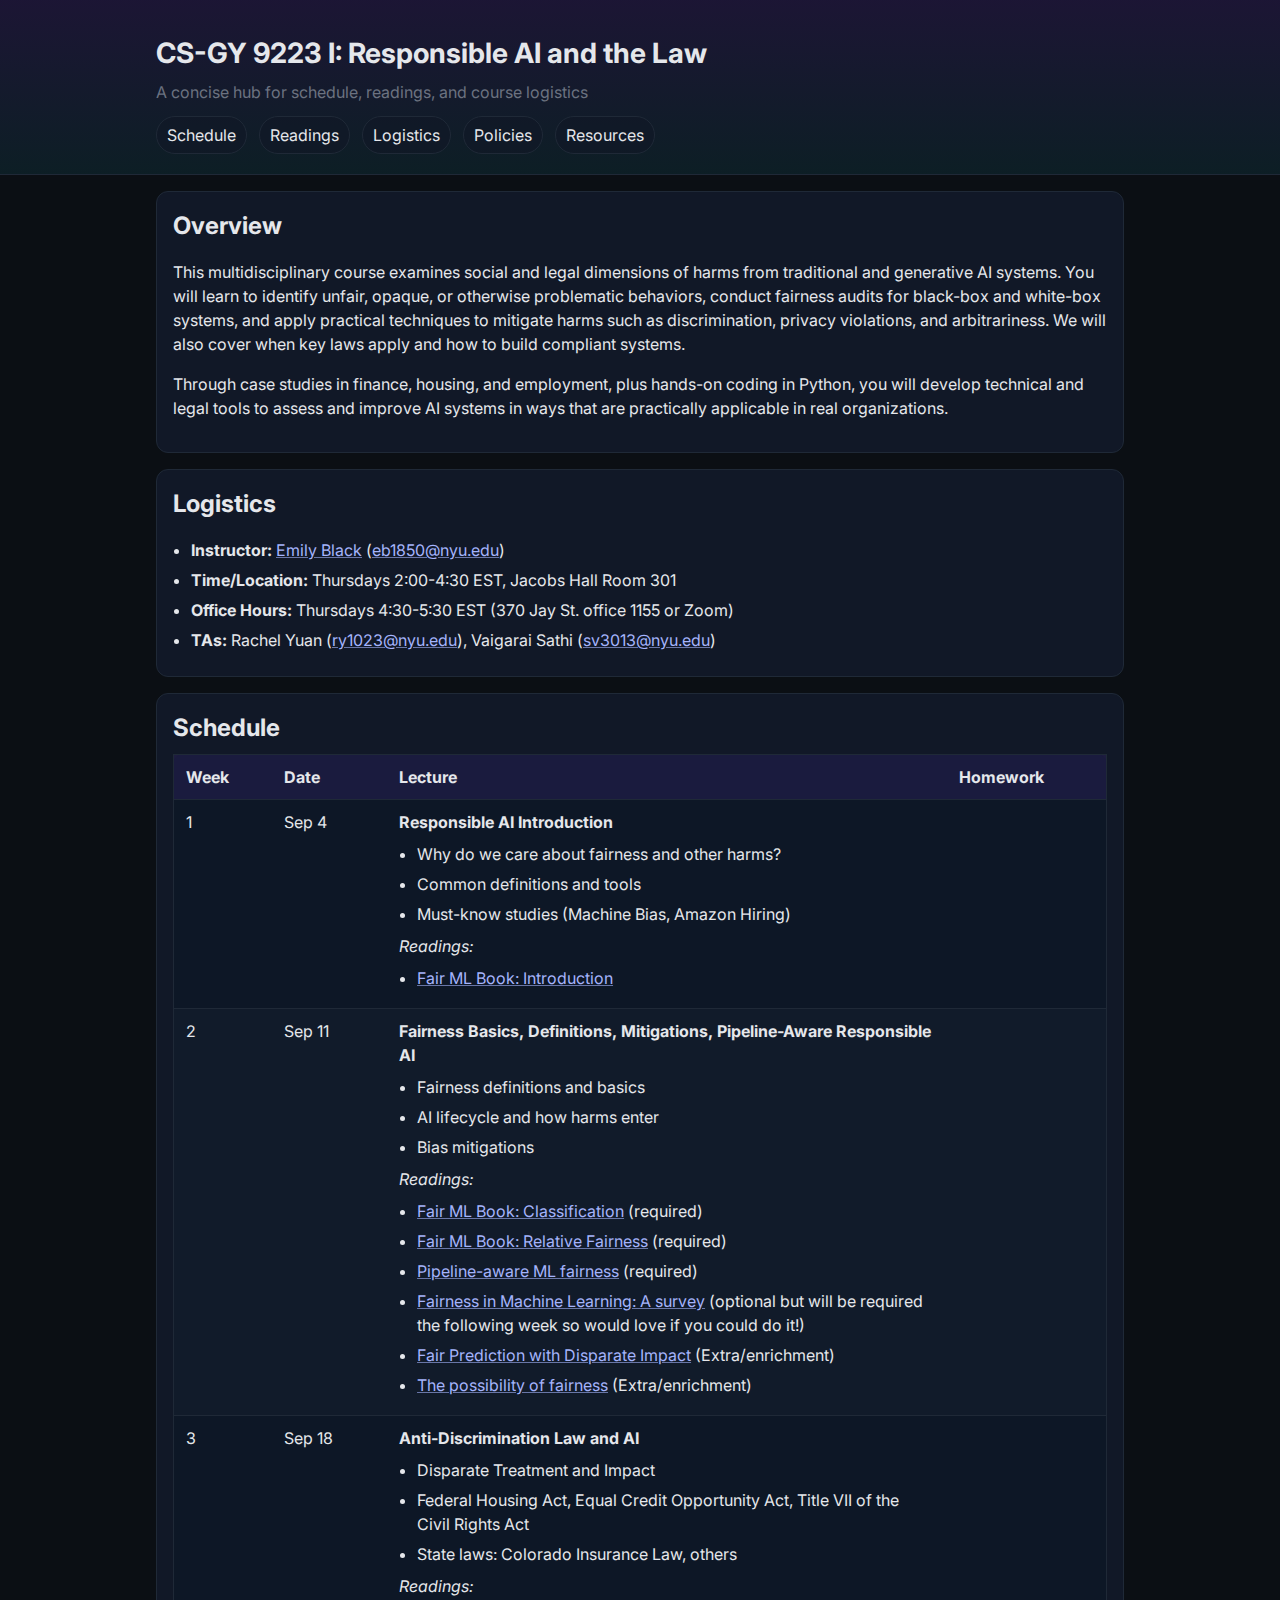
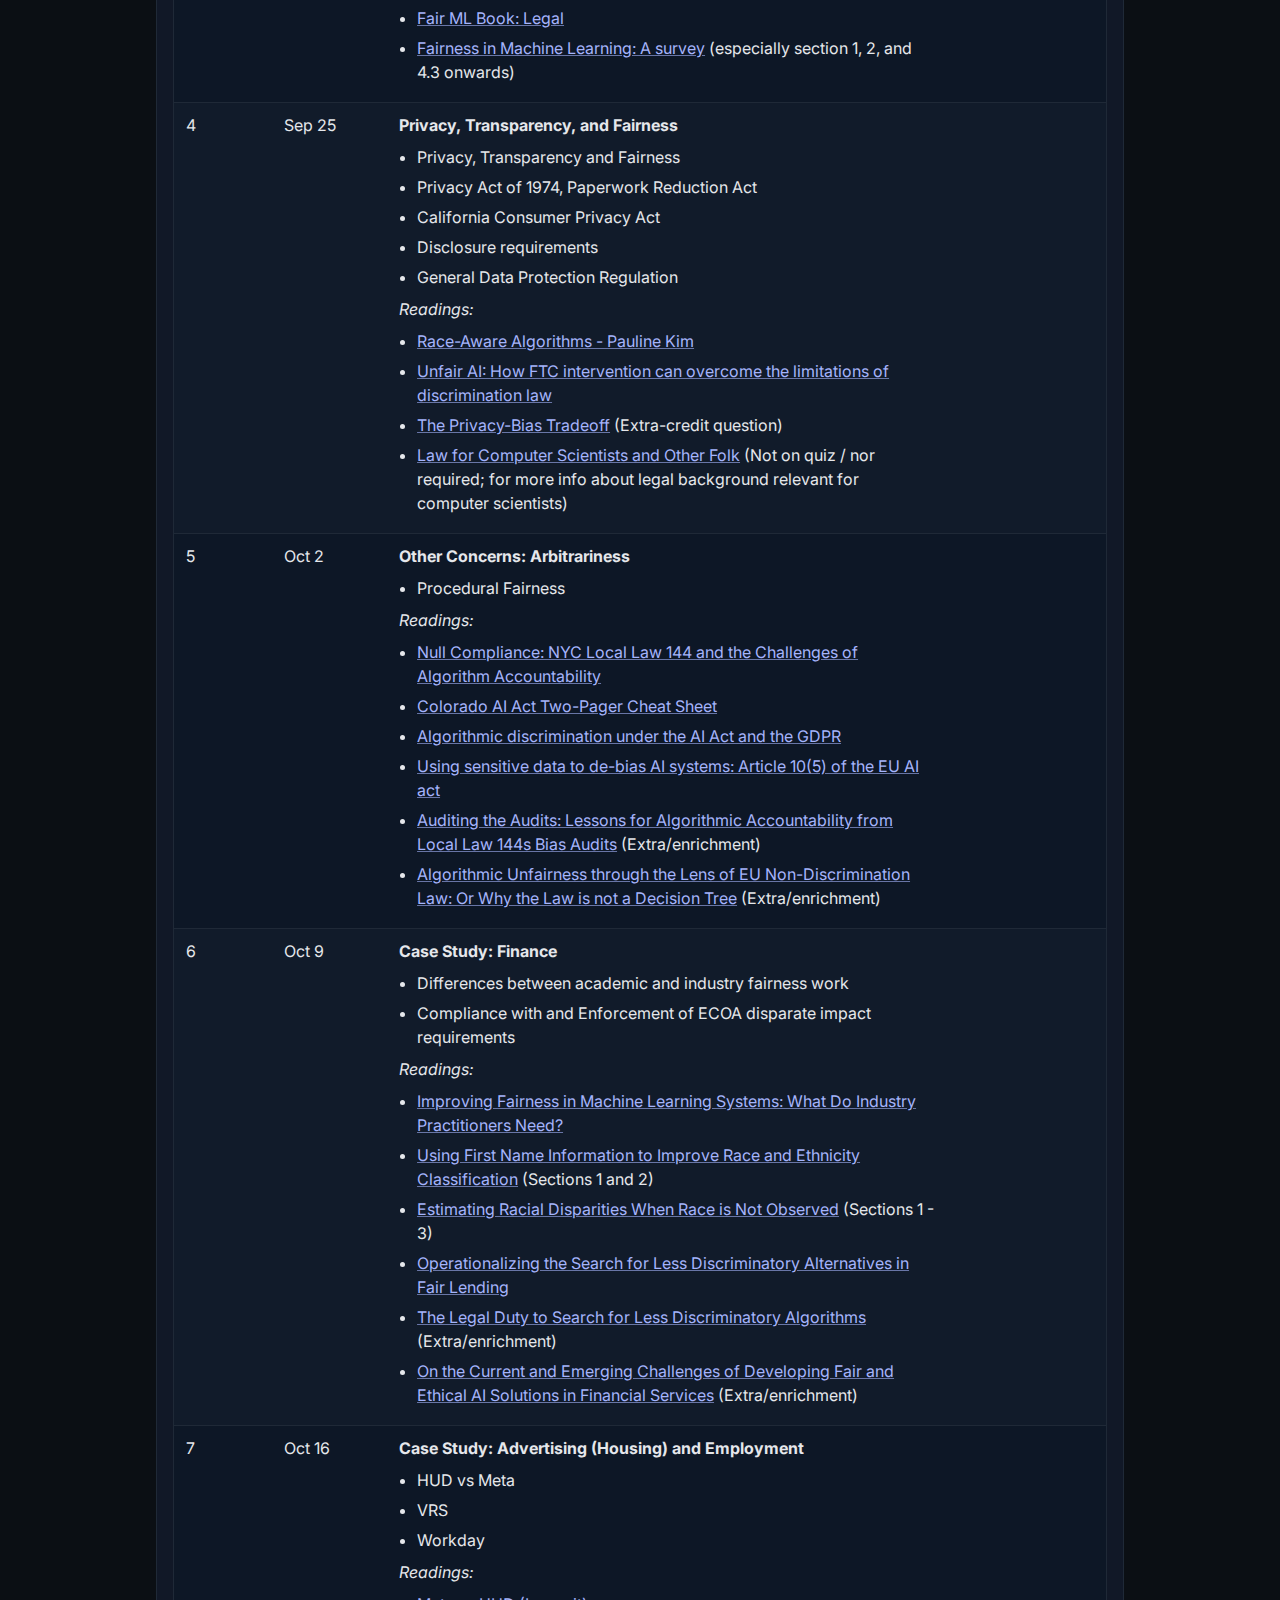
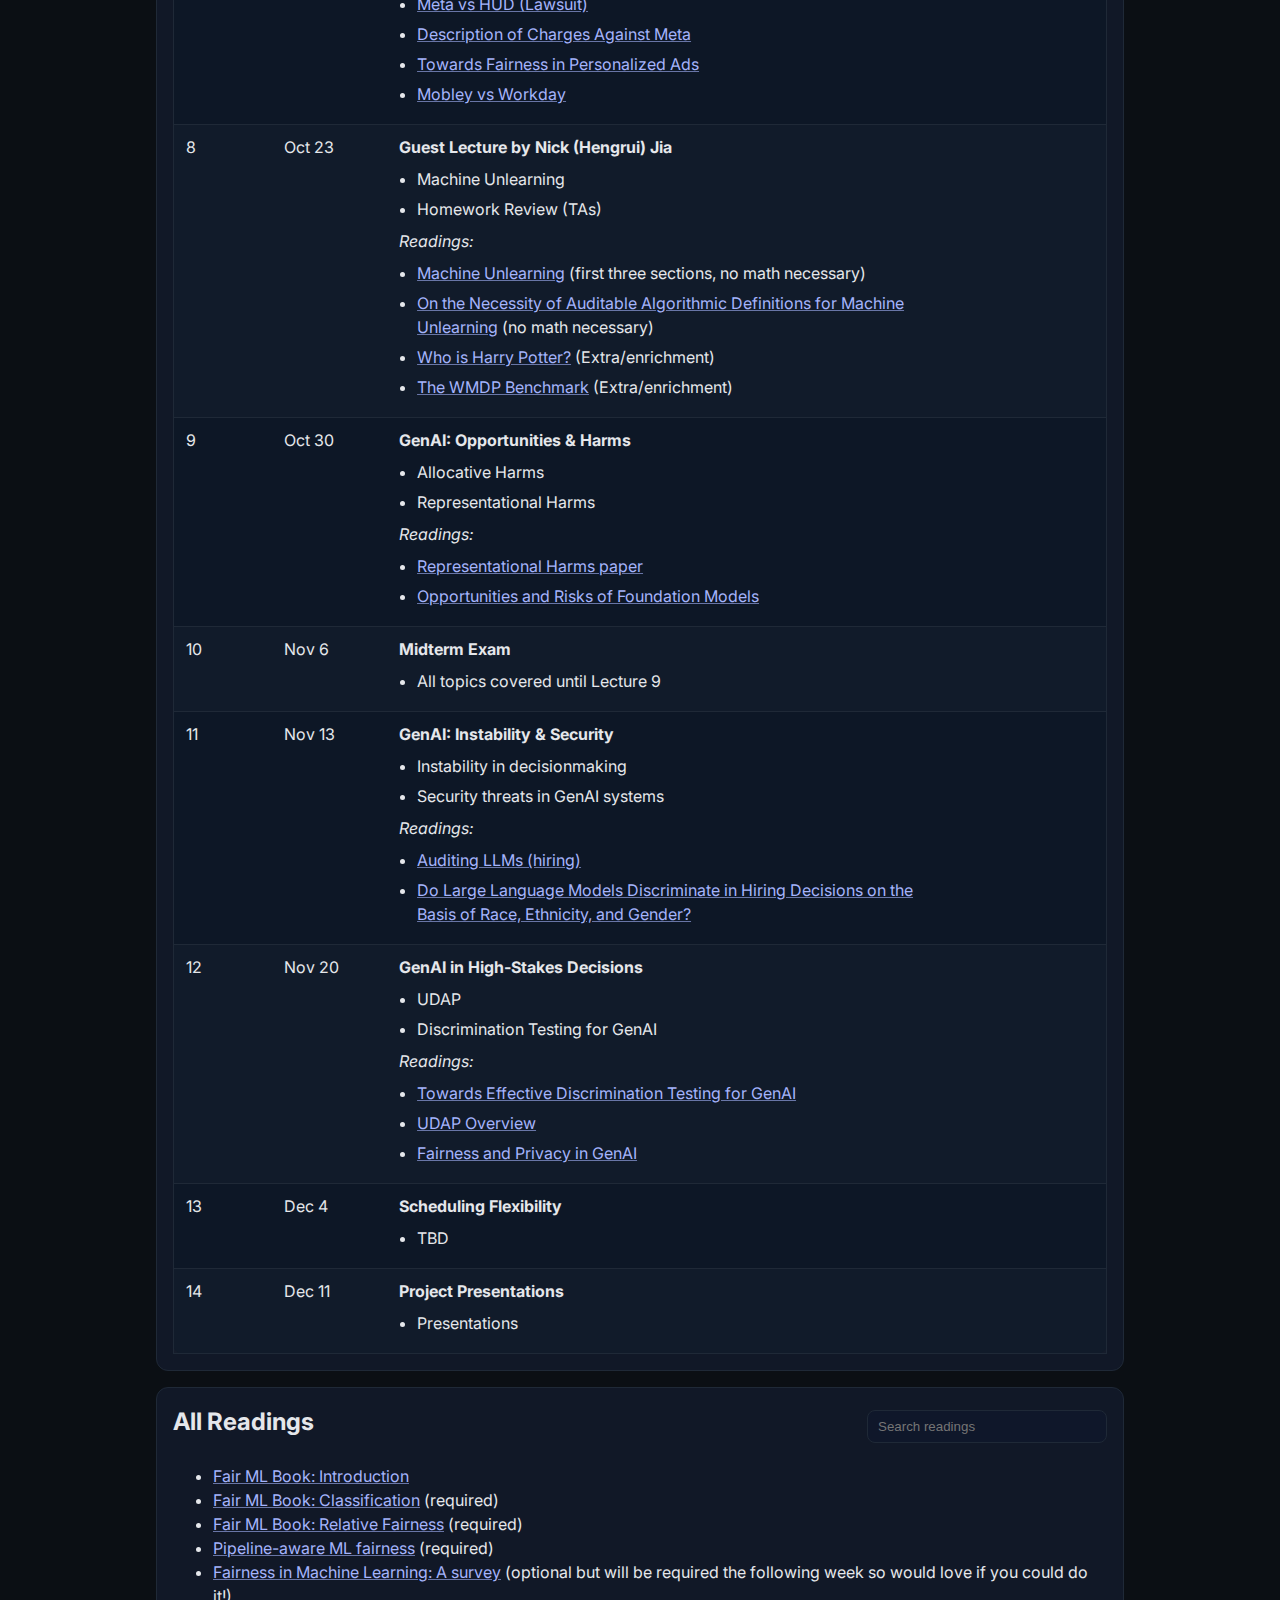
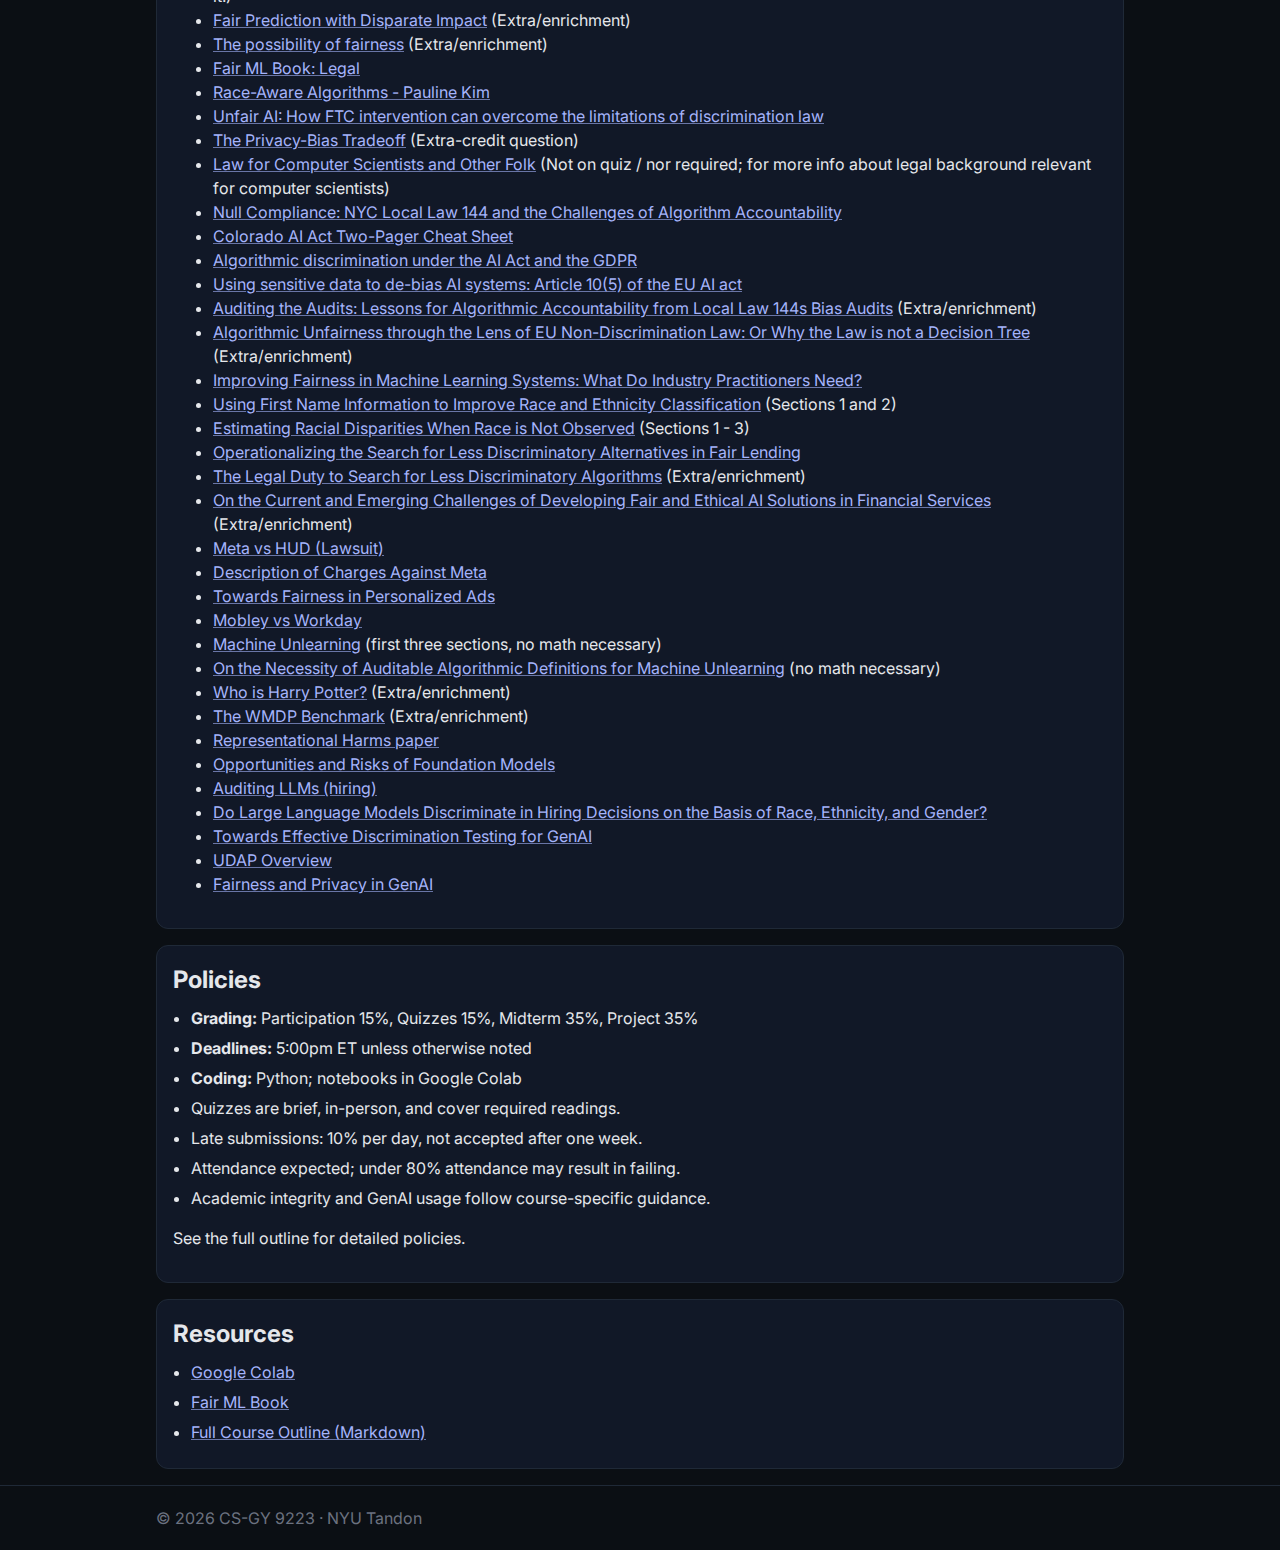
<file: index.html>
<!doctype html>
<html lang="en">
<head>
  <meta charset="utf-8">
  <meta name="viewport" content="width=device-width, initial-scale=1">
  <title>CS-GY 9223: Responsible AI and the Law</title>
  <link rel="stylesheet" href="assets/styles.css">
  <link rel="preconnect" href="https://fonts.googleapis.com">
  <link rel="preconnect" href="https://fonts.gstatic.com" crossorigin>
  <link href="https://fonts.googleapis.com/css2?family=Inter:wght@400;600;700&display=swap" rel="stylesheet">
</head>
<body>
  <header class="site-header">
    <div class="container">
      <h1>CS-GY 9223 I: Responsible AI and the Law</h1>
      <p class="tagline">A concise hub for schedule, readings, and course logistics</p>
      <nav class="quick-links" aria-label="Quick links">
        <a href="#schedule">Schedule</a>
        <a href="#readings">Readings</a>
        <a href="#logistics">Logistics</a>
        <a href="#policies">Policies</a>
        <a href="#resources">Resources</a>
      </nav>
    </div>
  </header>

  <main class="container">
    <section id="overview" class="panel">
      <h2>Overview</h2>
      <p>
        This multidisciplinary course examines social and legal dimensions of harms from traditional and generative AI systems. You will learn to identify unfair, opaque, or otherwise problematic behaviors, conduct fairness audits for black-box and white-box systems, and apply practical techniques to mitigate harms such as discrimination, privacy violations, and arbitrariness. 
        We will also cover when key laws apply and how to build compliant systems.
      </p>
      <p>
        Through case studies in finance, housing, and employment, plus hands-on coding in Python, you will develop technical and legal tools to assess and improve AI systems in ways that are practically applicable in real organizations.
      </p>
    </section>
    <section id="logistics" class="panel">
      <h2>Logistics</h2>
      <div class="grid two">
        <div>
          <ul class="meta">
            <li><strong>Instructor:</strong> <a href="https://emblack.github.io/">Emily Black</a> (<a href="mailto:eb1850@nyu.edu">eb1850@nyu.edu</a>)</li>
            <li><strong>Time/Location:</strong> Thursdays 2:00-4:30 EST, Jacobs Hall Room 301</li>
            <li><strong>Office Hours:</strong> Thursdays 4:30-5:30 EST (370 Jay St. office 1155 or Zoom)</li>
            <li><strong>TAs:</strong> Rachel Yuan (<a href="mailto:ry1023@nyu.edu">ry1023@nyu.edu</a>), Vaigarai Sathi (<a href="mailto:sv3013@nyu.edu">sv3013@nyu.edu</a>)</li>
          </ul>
        </div>
      </div>
    </section>

    <section id="schedule" class="panel">
      <div class="panel-header">
        <h2>Schedule</h2>
      </div>
      <div class="table-wrapper">
        <table class="schedule-table">
          <thead>
            <tr>
              <th>Week</th>
              <th>Date</th>
              <th class="absorbing-column">Lecture</th>
              <th>Homework</th>
            </tr>
          </thead>
          <tbody id="schedule-tbody" aria-live="polite"></tbody>
        </table>
      </div>
    </section>

    <section id="readings" class="panel">
      <div class="panel-header">
        <h2>All Readings</h2>
        <div class="controls">
          <input id="reading-search" type="search" placeholder="Search readings" aria-label="Search readings">
        </div>
      </div>
      <ul id="reading-list" class="reading-list" aria-live="polite"></ul>
    </section>

    <section id="policies" class="panel">
      <h2>Policies</h2>
      <ul class="meta">
        <li><strong>Grading:</strong> Participation 15%, Quizzes 15%, Midterm 35%, Project 35%</li>
        <li><strong>Deadlines:</strong> 5:00pm ET unless otherwise noted</li>
        <li><strong>Coding:</strong> Python; notebooks in Google Colab</li>
        <li>Quizzes are brief, in-person, and cover required readings.</li>
        <li>Late submissions: 10% per day, not accepted after one week.</li>
        <li>Attendance expected; under 80% attendance may result in failing.</li>
        <li>Academic integrity and GenAI usage follow course-specific guidance.</li>
      </ul>
      <p>See the full outline for detailed policies.</p>
    </section>

    <section id="resources" class="panel">
      <h2>Resources</h2>
      <ul class="links">
        <li><a href="https://colab.research.google.com/" target="_blank" rel="noopener">Google Colab</a></li>
        <li><a href="https://fairmlbook.org/" target="_blank" rel="noopener">Fair ML Book</a></li>
        <li><a href="OUTLINE.md" target="_blank" rel="noopener">Full Course Outline (Markdown)</a></li>
      </ul>
    </section>
  </main>

  <footer class="site-footer">
    <div class="container">
      <p>© <span id="year"></span> CS-GY 9223 · NYU Tandon</p>
    </div>
  </footer>

  <script src="assets/script.js"></script>
</body>
</html>
</file>
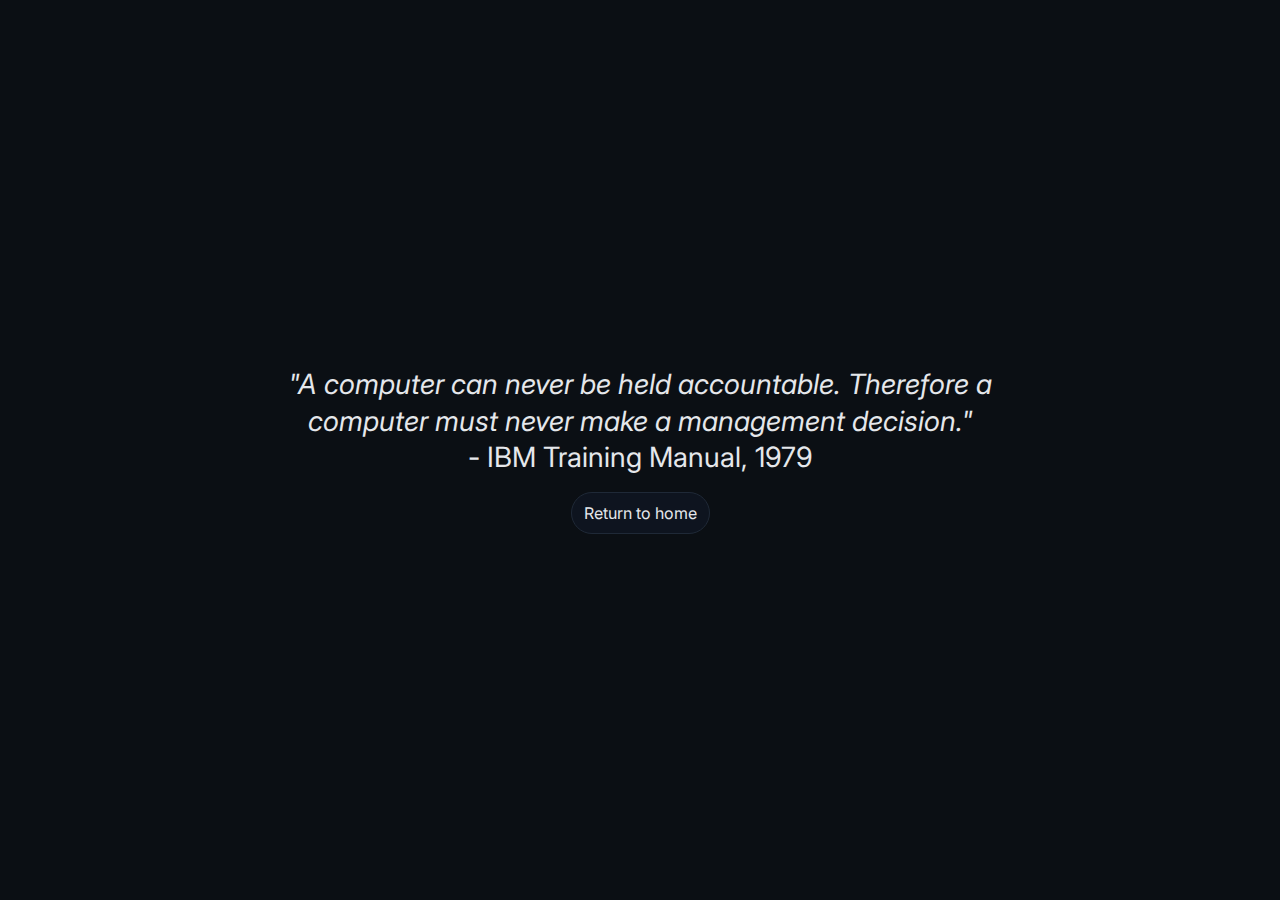
<file: egg.html>
<!doctype html>
<html lang="en">
<head>
  <meta charset="utf-8">
  <meta name="viewport" content="width=device-width, initial-scale=1">
  <title>egg</title>
  <link rel="stylesheet" href="assets/styles.css">
  <link rel="preconnect" href="https://fonts.googleapis.com">
  <link rel="preconnect" href="https://fonts.gstatic.com" crossorigin>
  <link href="https://fonts.googleapis.com/css2?family=Inter:wght@400;600;700&display=swap" rel="stylesheet">
  <style>
    html, body { height: 100%; }
    .egg-wrapper { min-height: 100vh; display: grid; place-items: center; text-align: center; padding: 24px; }
    .egg-quote { font-size: 28px; line-height: 1.3; max-width: 820px; color: var(--text); }
    .home-btn { display: inline-block; margin-top: 16px; color: var(--text); text-decoration: none; border: 1px solid var(--border); padding: 8px 12px; border-radius: 999px; background: rgba(17,24,39,0.6); }
    .home-btn:hover { border-color: var(--accent); color: #fff; }
  </style>
</head>
<body>
  <main class="egg-wrapper">
    <div>
      <div class="egg-quote"><i>"A computer can never be held accountable. Therefore a computer must never make a management decision."</i></div>
      <div class="egg-quote">- IBM Training Manual, 1979</div>
      <a class="home-btn" href="index.html" aria-label="Return to home">Return to home</a>
    </div>
  </main>
</body>
</html>
</file>
<file: assets/styles.css>
:root {
  --bg: #0b0f14;
  --panel: #111827;
  --muted: #6b7280;
  --text: #e5e7eb;
  --accent: #7c3aed;
  --accent-2: #22d3ee;
  --border: #1f2937;
}

* { box-sizing: border-box; }

html, body {
  margin: 0;
  padding: 0;
  background: var(--bg);
  color: var(--text);
  font-family: Inter, system-ui, -apple-system, Segoe UI, Roboto, Helvetica, Arial, "Apple Color Emoji", "Segoe UI Emoji";
  line-height: 1.5;
}

.container {
  width: 100%;
  max-width: 1000px;
  margin: 0 auto;
  padding: 0 16px;
}

.site-header {
  background: linear-gradient(180deg, rgba(124,58,237,0.15), rgba(34,211,238,0.08));
  border-bottom: 1px solid var(--border);
  padding: 32px 0 20px;
}

.site-header h1 { margin: 0 0 6px; font-size: 28px; }
.tagline { margin: 0 0 12px; color: var(--muted); }

.quick-links { display: flex; gap: 12px; flex-wrap: wrap; }
.quick-links a {
  color: var(--text);
  text-decoration: none;
  border: 1px solid var(--border);
  padding: 6px 10px;
  border-radius: 999px;
  background: rgba(17,24,39,0.6);
}
.quick-links a:hover { border-color: var(--accent); color: white; }

main { padding: 24px 0 60px; }

.panel {
  background: var(--panel);
  border: 1px solid var(--border);
  border-radius: 12px;
  padding: 16px;
  margin: 16px 0;
}

.panel-header { display: flex; align-items: center; justify-content: space-between; gap: 12px; flex-wrap: wrap; }
.panel h2 { margin: 0 0 8px; }

.grid.two { display: grid; grid-template-columns: repeat(auto-fit, minmax(260px, 1fr)); gap: 12px; }

ul.meta { padding-left: 18px; margin: 8px 0; }
ul.meta li { margin: 6px 0; color: var(--text); }

ul.links { padding-left: 18px; margin: 8px 0; }
ul.links li { margin: 6px 0; }
ul.links a { color: #a5b4fc; }
ul.links a:hover { color: white; }

#logistics .meta a {
  color: #a5b4fc;
  text-decoration-color: rgba(165, 180, 252, 0.6);
}
#logistics .meta a:hover,
#logistics .meta a:focus {
  color: #ffffff;
  text-decoration-color: #ffffff;
}
#logistics .meta a:focus-visible {
  outline: 2px solid var(--accent);
  outline-offset: 2px;
}

.panel a {
  color: #a5b4fc;
  text-decoration-color: rgba(165, 180, 252, 0.6);
}
.panel a:hover,
.panel a:focus {
  color: #ffffff;
  text-decoration-color: #ffffff;
}
.panel a:focus-visible {
  outline: 2px solid var(--accent);
  outline-offset: 2px;
}

.controls { display: flex; gap: 8px; align-items: center; }
select, input[type="search"] {
  background: #0f172a;
  color: var(--text);
  border: 1px solid var(--border);
  border-radius: 8px;
  padding: 8px 10px;
}
input[type="search"] { width: 240px; }

.schedule-list { list-style: none; padding: 0; margin: 0; display: grid; gap: 8px; }
.lecture {
  display: grid;
  grid-template-columns: 64px 1fr;
  gap: 12px;
  align-items: start;
  padding: 12px;
  border: 1px solid var(--border);
  border-radius: 10px;
  background: #0d1726;
}
.lecture .num {
  width: 52px;
  height: 52px;
  border-radius: 10px;
  background: linear-gradient(135deg, rgba(124,58,237,0.25), rgba(34,211,238,0.15));
  display: flex; align-items: center; justify-content: center;
  font-weight: 700;
  color: white;
}
.lecture h3 { margin: 0; font-size: 16px; }
.lecture .meta { margin: 4px 0 8px; padding-left: 18px; color: var(--muted); }
.lecture .links { margin: 0; padding-left: 18px; }
.lecture .label { font-size: 12px; color: var(--muted); }

.badge {
  display: inline-block;
  padding: 2px 8px;
  font-size: 11px;
  border-radius: 999px;
  border: 1px solid var(--border);
  background: rgba(124,58,237,0.18);
  color: #e9d5ff;
}

.site-footer { border-top: 1px solid var(--border); padding: 20px 0; color: var(--muted); }
.site-footer p { margin: 0; }

.sr-only {
  position: absolute;
  width: 1px;
  height: 1px;
  padding: 0;
  margin: -1px;
  overflow: hidden;
  clip: rect(0,0,0,0);
  border: 0;
}

/* Schedule table styling */
.table-wrapper { overflow-x: auto; }
.schedule-table {
  width: 100%;
  border-collapse: collapse;
  background: #0d1726;
  border: 1px solid var(--border);
  border-radius: 10px;
}
.schedule-table th, .schedule-table td {
  border-bottom: 1px solid var(--border);
  padding: 10px 12px;
  text-align: left;
  vertical-align: top;
}
.schedule-table thead th {
  background: rgba(124,58,237,0.12);
  position: sticky;
  top: 0;
  z-index: 1;
}
.schedule-table tr:nth-child(even) td { background: rgba(255,255,255,0.02); }
.schedule-table .absorbing-column { width: 60%; }
</file>
